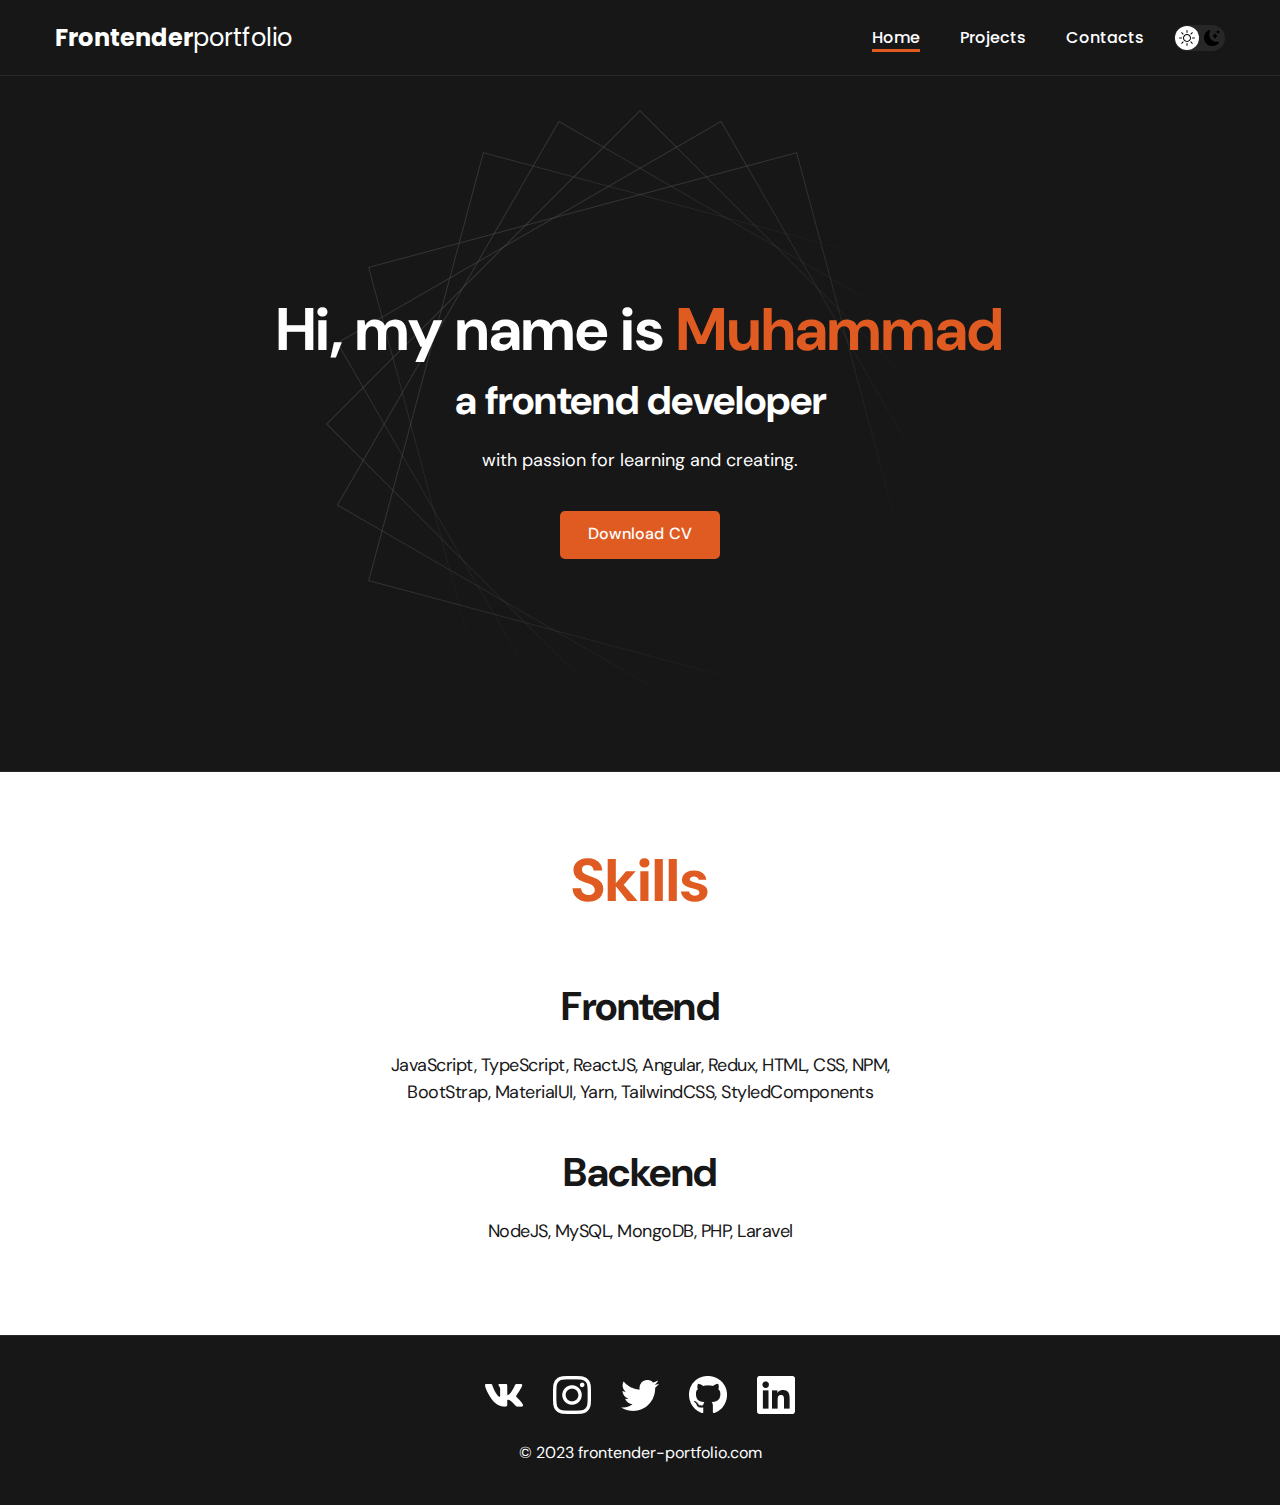
<file: index.html>
<!DOCTYPE html>
<html lang="en">
<head>
    <meta charset="UTF-8">
    <meta http-equiv="X-UA-Compatible" content="IE=edge">
    <meta name="viewport" content="width=device-width, initial-scale=1.0">
    <title>Portfolio</title>
    <link rel="icon" type="image/x-icon" href="./img/Portfolio.png">
    <link rel="stylesheet" href="./css/main.css">
</head>

<body>
    
    <nav class="nav">
        <div class="container">
            <div class="navRow">
                <a href="./index.html" class="logo">
                    <strong>Frontender</strong>portfolio</a>

                    <button class="darkModeBtn">
                        <img src="./img/darkModeIcons/Sun.svg" alt="lightMode" class="darkModeBtnIcon">
                        <img src="./img/darkModeIcons/Moon.svg" alt="darkMode" class="darkModeBtnIcon">
                    </button>

                <ul class = "navList">
                    <li class="navList__item"><a class="navList__link--active "  href="./index.html" >Home</a></li>
                    <li class="navList__item"><a class="navList__link"  href="./projects.html" >Projects</a></li>
                    <li class="navList__item"><a class="navList__link"  href="./contacts.html" >Contacts</a></li>
                </ul>    
            </div>
        </div>
    </nav>

    <header class="header">
        
        <div class="header__wrapper">
            <div class="header__title">
                <strong>Hi, my name is <span class = "header__titleAccent">Muhammad</span></strong>
                <br>
                    a frontend developer
            </div>
            <div class="header__subtitle"><p>with passion for learning and creating.</p></div>
            <a href="#!" class="header__btn">Download CV</a>
        </div>

    </header>

    <main class="section">
        <div class="container">
            <div class="projectDetails">  
                <h1 class="section__title">Skills</h1>

                <ul class="skills">

                    <li class="skills__item">
                        Frontend
                       <p class="skills__item__details">JavaScript, TypeScript, ReactJS, Angular, Redux, HTML, CSS, NPM, BootStrap, MaterialUI, Yarn, TailwindCSS, StyledComponents</p>
                    </li>

                    <li class="skills__item">
                        Backend
                       <p class="skills__item__details">NodeJS, MySQL, MongoDB, PHP, Laravel</p>
                    </li>
    
                </ul>   
                    



            </div>  
        </div>
    </main>

    <footer class="footer">
        <div class="container">
            <ul class = "footer__icons">
                <li class="footer__icon">
                    <a href="https://vk.com/chackpack">
                        <img src="./img/footerIcons/vk.png" alt="vk">
                    </a>
                </li>
                <li class="footer__icon">
                    <a href="#!">
                        <img src="./img/footerIcons/inst.png" alt="inst">
                    </a>
                </li>
                <li class="footer__icon">
                    <a href="#!">
                        <img src="./img/footerIcons/twitter.png" alt="twitter">
                    </a>
                </li>
                <li class="footer__icon">
                    <a href="https://github.com/Muha-mm">
                        <img src="./img/footerIcons/github.png" alt="github">
                    </a>
                </li>
                <li class="footer__icon">
                    <a href="#!">
                        <img src="./img/footerIcons/linkedin.png" alt="linkedin">
                    </a>
                </li>
            </ul>

            <p class="footer__description">© 2023 frontender-portfolio.com</p>
        </div>
    </footer>

    <script src="./js/darkMode.js"></script>

</body>
</html>
</file>
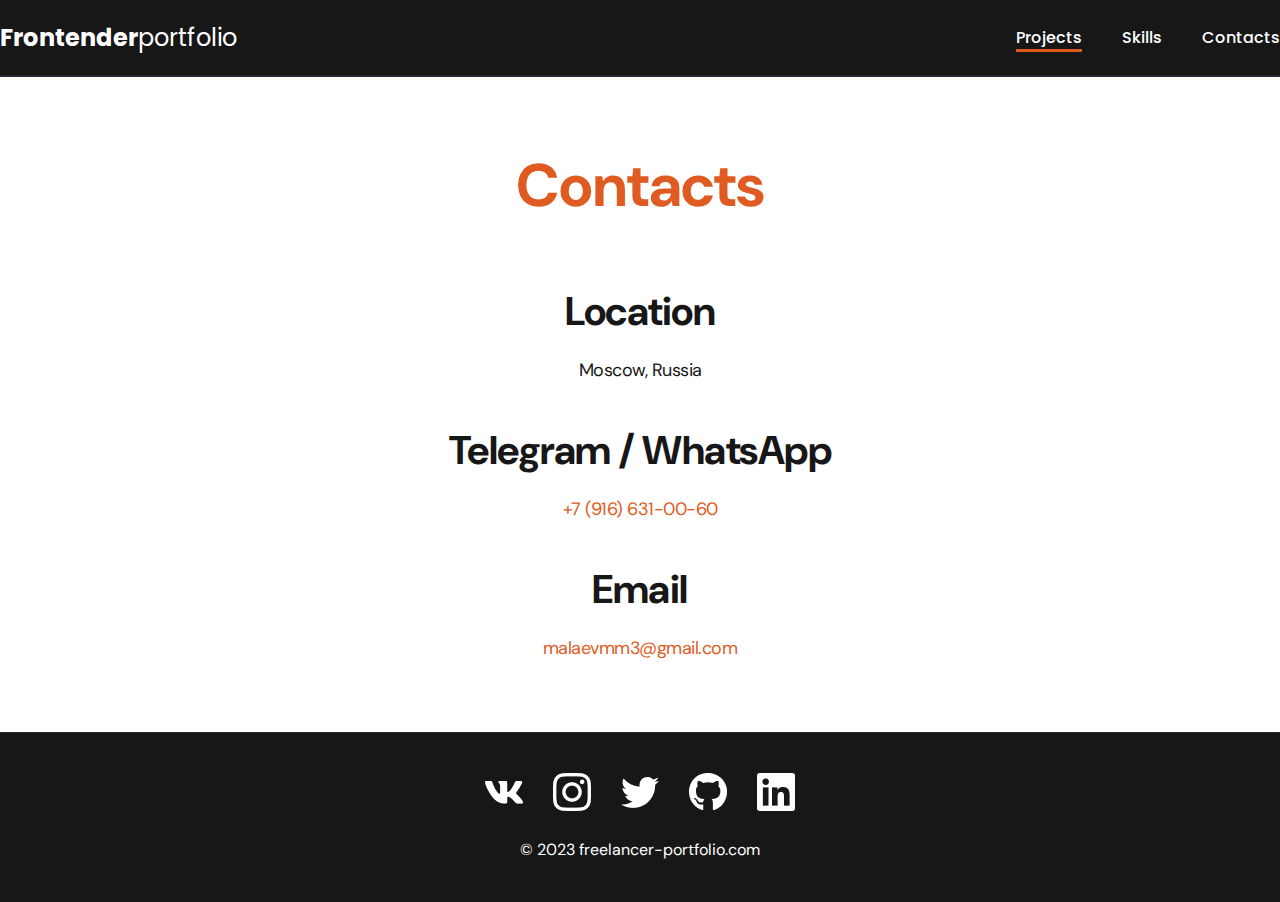
<file: contacts.html>
<!DOCTYPE html>
<html lang="en">
<head>
    <meta charset="UTF-8">
    <meta http-equiv="X-UA-Compatible" content="IE=edge">
    <meta name="viewport" content="width=device-width, initial-scale=1.0">
    <title>Portfolio</title>
    <link rel="stylesheet" href="./css/main.css">
</head>
<body>

    <nav class="nav">
        <div class="conteiner">
            <div class="navRow">
                <a href="./index.html" class="logo">
                    <strong>Frontender</strong>portfolio</a>
                    <ul class = "navList">
                        <li class="navList__item"><a class="navList__link navList__link--active"  href="./index.html" >Projects</a></li>
                        <li class="navList__item"><a class="navList__link "  href="./skills.html" >Skills</a></li>
                        <li class="navList__item"><a class="navList__link "  href="./contacts.html" >Contacts</a></li>
                    </ul>    
                </div>
            </div>
        </div>
    </nav>

  

    <section class="section">
        <div class="conteiner">
            <div class="contactsPage">  
                <h1 class="section__title">Contacts</h1>
                
                <ul class="contacts">

                    <li class="contacts__item">
                        Location
                       <p class="contacts__item__details">Moscow, Russia</p>
                    </li>

                    <li class="contacts__item">
                        Telegram / WhatsApp
                            <p class="contacts__item__details">
                            <a href="tel:+79166310060">+7 (916) 631-00-60</a></p>
                    </li>

                    <li class="contacts__item">
                        Email
                        <p class="contacts__item__details">
                            <a href="mailto:malaevmm3@gmail.com">malaevmm3@gmail.com</a>
                        </p>
                    </li>
    
                </ul>   

            </div>  
        </div>
    </section>

    <footer class="footer">
        <div class="conteiner">
            <ul class = "footer__icons">
                <li class="footer__icon">
                    <a href="https://vk.com/chackpack">
                        <img src="./img/footerIcons/vk.png" alt="vk">
                    </a>
                </li>
                <li class="footer__icon">
                    <a href="#!">
                        <img src="./img/footerIcons/inst.png" alt="inst">
                    </a>
                </li>
                <li class="footer__icon">
                    <a href="#!">
                        <img src="./img/footerIcons/twitter.png" alt="twitter">
                    </a>
                </li>
                <li class="footer__icon">
                    <a href="https://github.com/Muha-mm">
                        <img src="./img/footerIcons/github.png" alt="github">
                    </a>
                </li>
                <li class="footer__icon">
                    <a href="#!">
                        <img src="./img/footerIcons/linkedin.png" alt="linkedin">
                    </a>
                </li>
            </ul>

            <p class="footer__description">© 2023 freelancer-portfolio.com</p>
        </div>
    </footer>

</body>
</html>
</file>
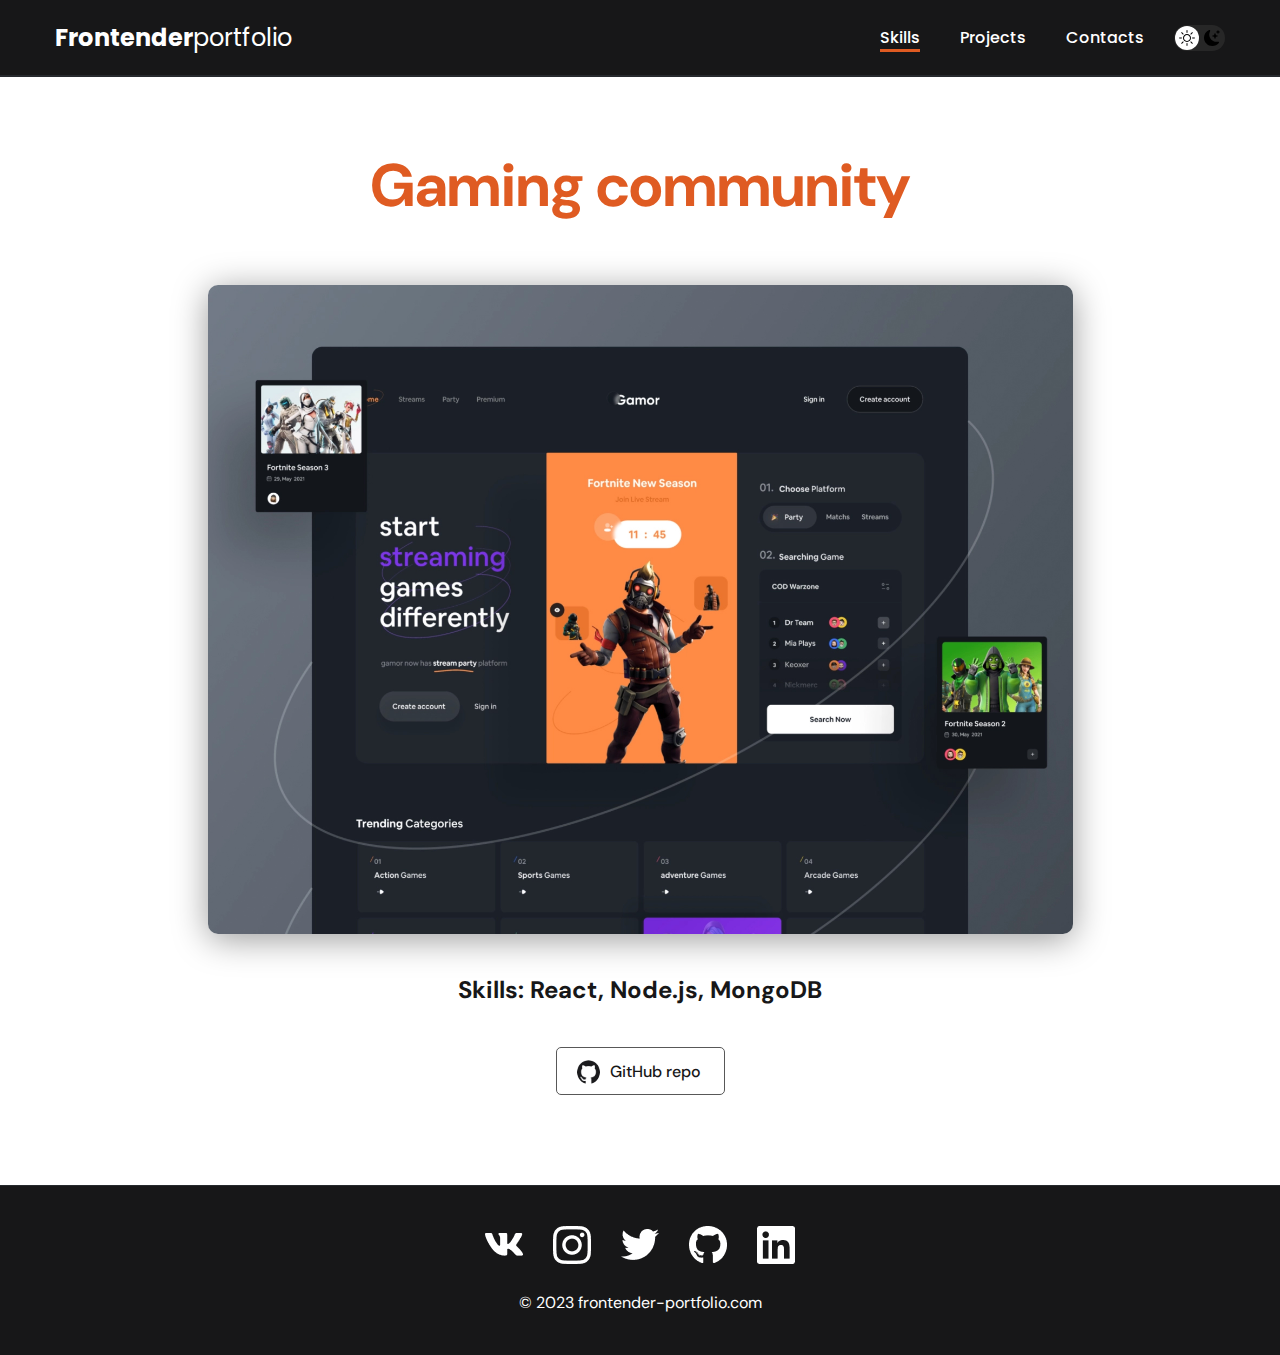
<file: projectPage.html>
<!DOCTYPE html>
<html lang="en">
<head>
    <meta charset="UTF-8">
    <meta http-equiv="X-UA-Compatible" content="IE=edge">
    <meta name="viewport" content="width=device-width, initial-scale=1.0">
    <title>Portfolio</title>
    <link rel="icon" type="image/x-icon" href="./img/Portfolio.png">
    <link rel="stylesheet" href="./css/main.css">
</head>
<body>

    <nav class="nav">
        <div class="container">
            <div class="navRow">
                <a href="./index.html" class="logo">
                    <strong>Frontender</strong>portfolio</a>

                    <button class="darkModeBtn">
                        <img src="./img/darkModeIcons/Sun.svg" alt="lightMode" class="darkModeBtnIcon">
                        <img src="./img/darkModeIcons/Moon.svg" alt="darkMode" class="darkModeBtnIcon">
                    </button>

                    <ul class = "navList">
                        <li class="navList__item"><a class="navList__link--active "  href="./index.html" >Skills</a></li>
                        <li class="navList__item"><a class="navList__link navList"  href="./projects.html" >Projects</a></li>
                        <li class="navList__item"><a class="navList__link "  href="./contacts.html" >Contacts</a></li>
                    </ul>    
                </div>
            </div>
        </div>
    </nav>


    <main class="section">
        <div class="container">
            <div class="projectDetails">  
                <h1 class="section__title">Gaming community</h1>
                <img class="projectDetails__img" src="./img/projectPages/06-big.jpg" alt="">
                
                <div class="projectDetails__description">
                    <p>Skills: React, Node.js, MongoDB</p>
                </div>

                <a href="#!" class="projectDetails__githubRepoLinkBtn">
                    <img src="./img/projectPages/blackGithubIcon.png" alt="repo">
                    GitHub repo
                </a>    



            </div>  
        </div>
    </main>

    <footer class="footer">
        <div class="container">
            <ul class = "footer__icons">
                <li class="footer__icon">
                    <a href="#!">
                        <img src="./img/footerIcons/vk.png" alt="vk">
                    </a>
                </li>
                <li class="footer__icon">
                    <a href="#!">
                        <img src="./img/footerIcons/inst.png" alt="inst">
                    </a>
                </li>
                <li class="footer__icon">
                    <a href="#!">
                        <img src="./img/footerIcons/twitter.png" alt="twitter">
                    </a>
                </li>
                <li class="footer__icon">
                    <a href="#!">
                        <img src="./img/footerIcons/github.png" alt="github">
                    </a>
                </li>
                <li class="footer__icon">
                    <a href="#!">
                        <img src="./img/footerIcons/linkedin.png" alt="linkedin">
                    </a>
                </li>
            </ul>

            <p class="footer__description">© 2023 frontender-portfolio.com</p>
        </div>
    </footer>

    <script src="./js/darkMode.js"></script>

</body>
</html>
</file>
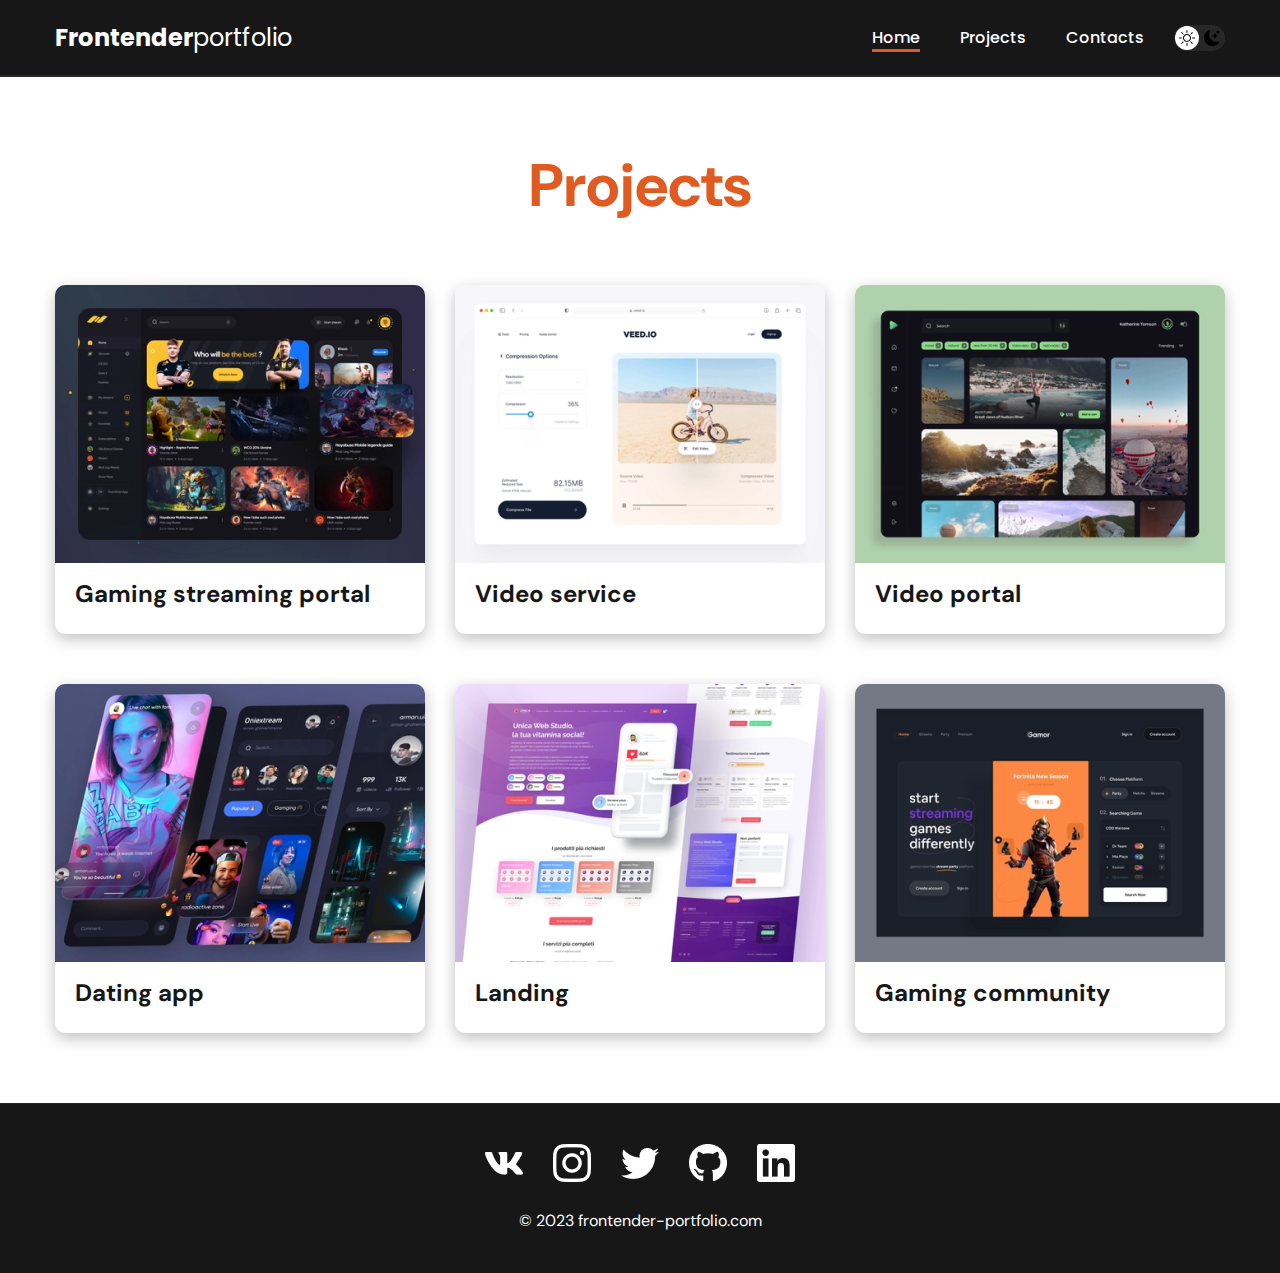
<file: projects.html>
<!DOCTYPE html>
<html lang="en">
<head>
    <meta charset="UTF-8">
    <meta http-equiv="X-UA-Compatible" content="IE=edge">
    <meta name="viewport" content="width=device-width, initial-scale=1.0">
    <title>Portfolio</title>
    <link rel="icon" type="image/x-icon" href="./img/portfolio.png">
    <link rel="stylesheet" href="./css/main.css">
</head>
<body>

    <nav class="nav">
        <div class="container">
            <div class="navRow">
                <a href="./index.html" class="logo">
                    <strong>Frontender</strong>portfolio</a>

                    <button class="darkModeBtn">
                        <img src="./img/darkModeIcons/Sun.svg" alt="lightMode" class="darkModeBtnIcon">
                        <img src="./img/darkModeIcons/Moon.svg" alt="darkMode" class="darkModeBtnIcon">
                    </button>

                    <ul class = "navList">
                        <li class="navList__item"><a class="navList__link--active "  href="./index.html" >Home</a></li>
                        <li class="navList__item"><a class="navList__link"  href="./projects.html" >Projects</a></li>
                        <li class="navList__item"><a class="navList__link "  href="./contacts.html" >Contacts</a></li>
                    </ul>    
                </div>
            </div>
        </div>
    </nav>

    <main class="section">
        <div class="container">
            <h1 class="section__title">Projects</h1>
            <ul class="projects__list">
                <li class="projects__list__item">
                    <a href="./projectPage.html">
                        <img class="projects__list__item__img" src="./img/projects/01.png" alt="project_1">
                        <h3 class = "projects__list__item__title">Gaming streaming portal</h3>
                    </a>
                </li>

                <li class="projects__list__item">
                    <a href="./projectPage.html">
                        <img class="projects__list__item__img" src="./img/projects/02.png" alt="project_2">
                        <h3 class = "projects__list__item__title">Video service</h3>
                    </a>
                </li>

                <li class="projects__list__item">
                    <a href="./projectPage.html">
                        <img class="projects__list__item__img" src="./img/projects/03.png" alt="project_3">
                        <h3 class = "projects__list__item__title">Video portal</h3>
                    </a>
                </li>

                <li class="projects__list__item">
                    <a href="./projectPage.html">
                        <img class="projects__list__item__img" src="./img/projects/04.png" alt="project_4">
                        <h3 class = "projects__list__item__title">Dating app</h3>
                    </a>
                </li>

                <li class="projects__list__item">
                    <a href="./projectPage.html">
                        <img class="projects__list__item__img" src="./img/projects/05.png" alt="project_5">
                        <h3 class = "projects__list__item__title">Landing</h3>
                    </a>
                </li>

                <li class="projects__list__item">
                    <a href="./projectPage.html">
                        <img class="projects__list__item__img" src="./img/projects/06.png" alt="project_6">
                        <h3 class = "projects__list__item__title">Gaming community</h3>
                    </a>
                </li>

            </ul>
        </div>
    </main>

    <footer class="footer">
        <div class="container">
            <ul class = "footer__icons">
                <li class="footer__icon">
                    <a href="https://vk.com/chackpack">
                        <img src="./img/footerIcons/vk.png" alt="vk">
                    </a>
                </li>
                <li class="footer__icon">
                    <a href="#!">
                        <img src="./img/footerIcons/inst.png" alt="inst">
                    </a>
                </li>
                <li class="footer__icon">
                    <a href="#!">
                        <img src="./img/footerIcons/twitter.png" alt="twitter">
                    </a>
                </li>
                <li class="footer__icon">
                    <a href="https://github.com/Muha-mm">
                        <img src="./img/footerIcons/github.png" alt="github">
                    </a>
                </li>
                <li class="footer__icon">
                    <a href="#!">
                        <img src="./img/footerIcons/linkedin.png" alt="linkedin">
                    </a>
                </li>
            </ul>

            <p class="footer__description">© 2023 frontender-portfolio.com</p>
        </div>
    </footer>

    <script src="./js/darkMode.js"></script>

</body>
</html>
</file>
<file: css/main.css>
@import url('reset.css');
@import url('https://fonts.googleapis.com/css2?family=DM+Sans:wght@400;500;700&family=Montserrat:wght@300&family=Poppins:wght@400;500;700&display=swap');

:root {
    --black: #171718;
    --blackBorder: #26292D;
    --white: #fff;

    --purple: #5e3beb;
    --orange: #df5b22;
    --pureBlack: #000;
    
    --pureBlack: var(--pureBlack)
    --textColor: var(--black);
    --darkBg:var(--black);
    --darkBorder: var(--darkBorder);
    --headerText: var(--white);
    --accent: var(--orange);

    /* light mode */
    --pageBg: var(--white);
    --textColor: var(--black);
    --projectBoxShadow: 0px 5px 15px rgba(0, 0, 0, 0.25); 


}

.dark{
    --pageBg: #1b1b1d;
    --textColor: var(--white);
    --projectBgColor: var(--black);
    --projectBoxShadow: 0px 5px 35px rgba(0, 0, 0, 0.65); 
    --projectImgBoxShadow: 0px 10px 10px rgba(7, 7, 7, 0.35); 

}

html, body{
    display: flex;
    flex-direction: column;
    min-height: 100vh;

    font-family: 'DM Sans', sans-serif;
    letter-spacing: -0,5px;

    /* light mode */
    background-color: var(--pageBg);
    color: var(--textColor);

}

/* nav */

.container{
    margin: 0 auto;
    padding: 0 15px;
    max-width: 1200px;
}

.nav{
    background-color: var(--darkBg);
    color: var(--headerText);
    padding: 20px 0;
    border-bottom: var(--blackBorder) 1px solid;
    letter-spacing: normal;
}

.navRow{
    display: flex;
    justify-content: flex-end;
    align-items: center;
    column-gap: 30px;
    row-gap: 20px;
    flex-wrap: wrap;
}

.logo{
    font-family: 'Poppins', sans-serif;
    color: var(--headerText);       
    font-size: 24px;
    margin-right: auto;
}

.logo strong {
    font-weight: 700;
}

.navList{
    font-family: 'Poppins', sans-serif;
    display: flex;
    column-gap: 40px;
    align-items: center;
    font-size: 16px;
    font-weight: 500;
}

.navList__link{
    color: var(--headerText);
    transition: opacity 0.3s ease-in;
}

.navList__link:hover{
    opacity: 0.7;

}

.navList__link--active{
    color: var(--headerText);
    position: relative;
}

.navList__link--active::before{
    content: '';
    position: absolute;
    display: block;
    width: 100%;
    top: 100%;
    left: 0;
    background-color: var(--accent);
    height: 3px;
}

.darkModeBtn{
    order: 1;

    position: relative;

    display: flex;
    justify-content: space-between;

    width: 51px;
    height: 26px;
    padding: 5px;

    border-radius: 100px;
    background-color: #272727;

}

.darkModeBtn::before{
    content: "";

    position: absolute;
    top: 1px;
    left: 1px;
    
    display: block;
    width: 24px;
    height: 24px;

    border-radius: 50%;
    background-color: var(--white);
    transition: left 0.2s ease-in;
}

.darkModeBtn--active::before{
    left: 26px  
}

.darkModeBtnIcon{
    position: relative;
    z-index: 1;
}

/* header */

.header{
    padding: 40px 0;
    display: flex;
    align-items: center;
    justify-content: center;
    text-align: center;
    color: var(--headerText);
    min-height: 695px;

    background-color: var(--darkBg);
    background-image: url(/img/headerBg.png);
    background-repeat: no-repeat;
    background-size: auto;
    background-position: center center;
}

.header__wrapper{
    padding: 0 15px;
    max-width: 900px;
}

.header__title{
    color: var(--headerText);
    font-size: 40px;
    font-weight: 700;
    line-height: 1.4;
    margin-bottom: 20px;

}

.header__title strong{
    font-size: 60px;
    font-weight: 700;
}

.header__titleAccent{
    color: var(--accent);
}

.header__subtitle{
    margin-bottom: 40px;
    line-height: 1.333;
    font-size: 18px;
}

.header__btn{
    display: inline-block;
    background-color: var(--accent);
    padding: 12px 28px;
    height: 48px;
    font-size: 16px;
    font-weight: 500;
    letter-spacing: 0.15px;
    border-radius: 5px;
    color: var(--headerText);
    transition: opacity 0.3s ease-in;
}

.header__btn:hover{
    opacity: 0.8;
}

.header__btn:active{
    position: relative; 
    top: 1px;
}

/* projects */

.section{
    border-top: 1px var(--blackBorder) solid;
    padding: 70px 0;
}

.section__title{
    margin-bottom: 60px;
    text-align: center;
    font-size: 60px;
    line-height: 1.3;
    color: var(--accent);
    font-weight: 700;
}
.projects__list{
    display: flex;
    column-gap: 30px;
    row-gap: 50px;
    flex-wrap: wrap;
    justify-content: center;
}

.projects__list__item{
    background-color: var(--projectBgColor);
    max-width: 370px;
    max-height: 350px;
    box-shadow: var(--projectBoxShadow);
    border-radius: 10px;
    transition: transform 0.2s ease-in;
}

.projects__list__item:hover{
    transform: translateY(-3px);
}


.projects__list__item__img{

    box-shadow: var(--projectImgBoxShadow);
    border-radius: 10px 10px 0 0 ;
}

.projects__list__item__title{
    color: var(--textColor);
    padding: 15px 20px 25px;
    font-size: 24px;
    font-weight: 700;
    line-height: 1.3;
}

/* project details */

.projectDetails{
    max-width: 865px;
    margin: 0 auto;

    display: flex;
    flex-direction: column;
    align-items: center;
    text-align: center;
    padding-bottom: 20px;
}

.projectDetails__img{
    max-width: 100%;
    margin-bottom: 40px;
    box-shadow: 0px 5px 35px rgba(0, 0, 0, 0.40);

    border-radius: 10px;
}

.projectDetails__description{
    font-weight: 700;
    font-size: 24px;
    line-height: 1.3;
}

.projectDetails__githubRepoLinkBtn{
    background-color: var(--white);
    display: flex;
    column-gap: 10px;
    
    width: 169px;
    height: 48px;
    padding: 12px 20px;

    border: 1px solid rgb(88, 88, 88);
    color: var(--black);

    transition: opacity 0.3s ease-in;

    font-weight: 500;
    font-size: 16px;
    line-height: 24px;
    letter-spacing: 0.15;
    margin-top: 42px;
    border-radius: 5px;
}

.projectDetails__githubRepoLinkBtn img{
    border-radius: 100px;
    width: 23px;
    height: 24px;
}

.projectDetails__githubRepoLinkBtn:active{
    position: relative; 
    top: 1px;
}

.projectDetails__githubRepoLinkBtn:hover{
    color: var(--accent);
    border-color: var(--accent);
}


.contacts, .skills{
    padding-bottom: -20px;
    max-width: 570px;
    margin: 0 auto;
    display: flex;
    flex-direction: column;
    align-items: center;
    text-align: center;
    row-gap: 40px;
}

.contacts__item, .skills__item{
    letter-spacing: -0.5px;
    font-weight: 700;
    font-size: 40px;
    line-height: 1.3;
}

.contacts__item__details, .skills__item__details{
    margin-top: 20px;
    font-weight: 400;
    font-size: 18px;
    line-height: 1.50;
    color: var(--textColor);

}

.contacts__item__details a{
    color: var(--accent);
}
/* footer */

.footer{
    padding: 40px 0;
    margin-top: auto;
    background-color: var(--darkBg);
    border-top: 1px #26292D solid;
}

.footer__icons{
    display: flex;
    justify-content: center;
    align-items: center;
    column-gap: 30px;
}

.footer__description{
    text-align: center;
    padding-top: 27px;
    font-size: 16px;
    color: var(--white);
    line-height: 1.5;
}

@media (max-width: 620px)

{

    .darkModeBtn{
        order: 0;
    }

    /* header */
    .header{
        min-height: 470px;
    }

    .header__title { 
        font-size: 30px
    }

    .header__title strong{
        font-size: 40px;
    }

    /* nav */
    .navRow{
        justify-content: space-between;
    }

    /* projects */

    .section{
        padding: 40px 0;
    }
    .projects__title{
        margin-bottom: 30px;
        font-size: 40px;
    }

    .projects__list__item__title{
        font-size: 22px;
    }

    /* projectPage */

    .projectDetails__description{
        font-size: 20px;
    }

    .projectDetails__githubRepoLinkBtn{
        margin-top: 25px;
    }

    /* contacts&skills */
    .contacts, .skills{
        row-gap: 20px;
    }

    .contacts__item, .skills__item{
        font-size: 27px;
    }

    .contacts__item__details, .skills__item__details{
        font-size: 16px;
        margin-top: 8px;
    }

    /* footer */

    .footer{
        padding: 30px 0;
    }

    .footer__icons{
        column-gap: 23px;

    }
    .footer__icon{
        width: 30px;
    }

    .footer__description{
        padding-top: 20px;
    }

}
</file>
